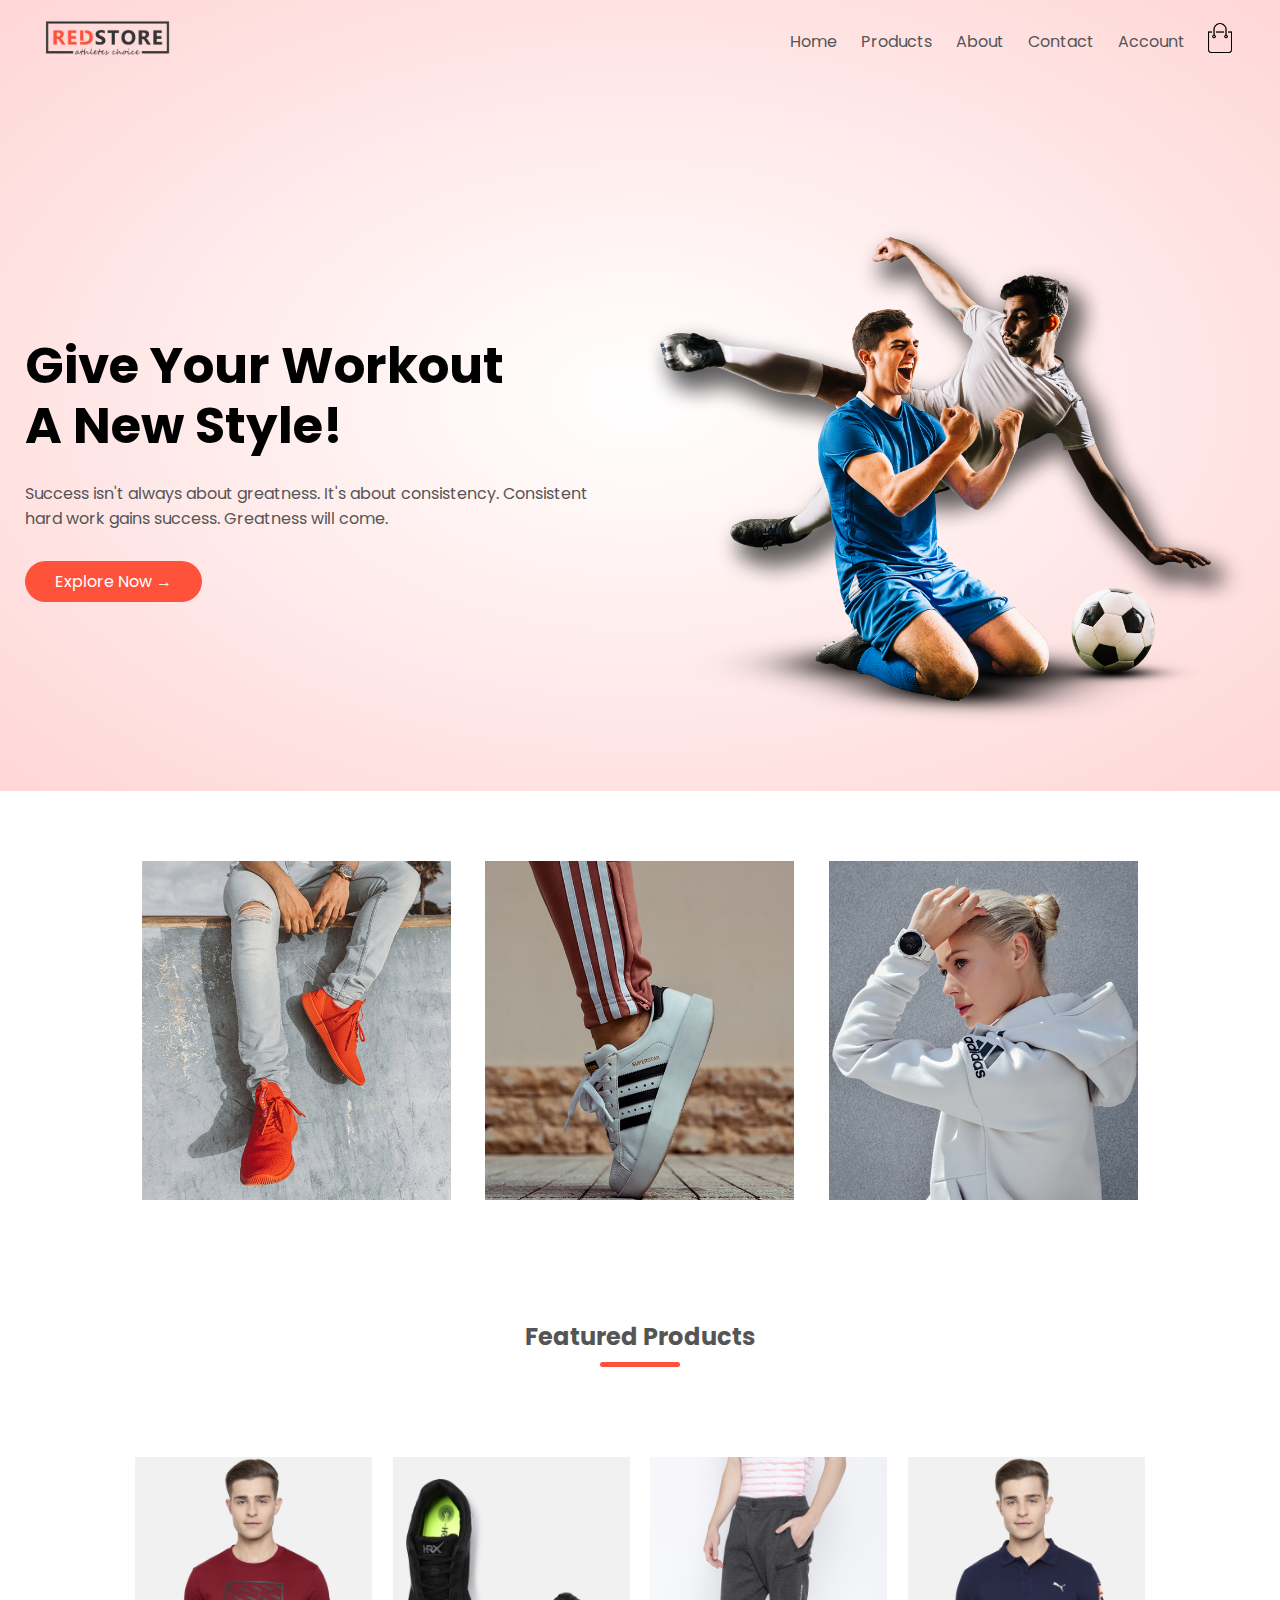
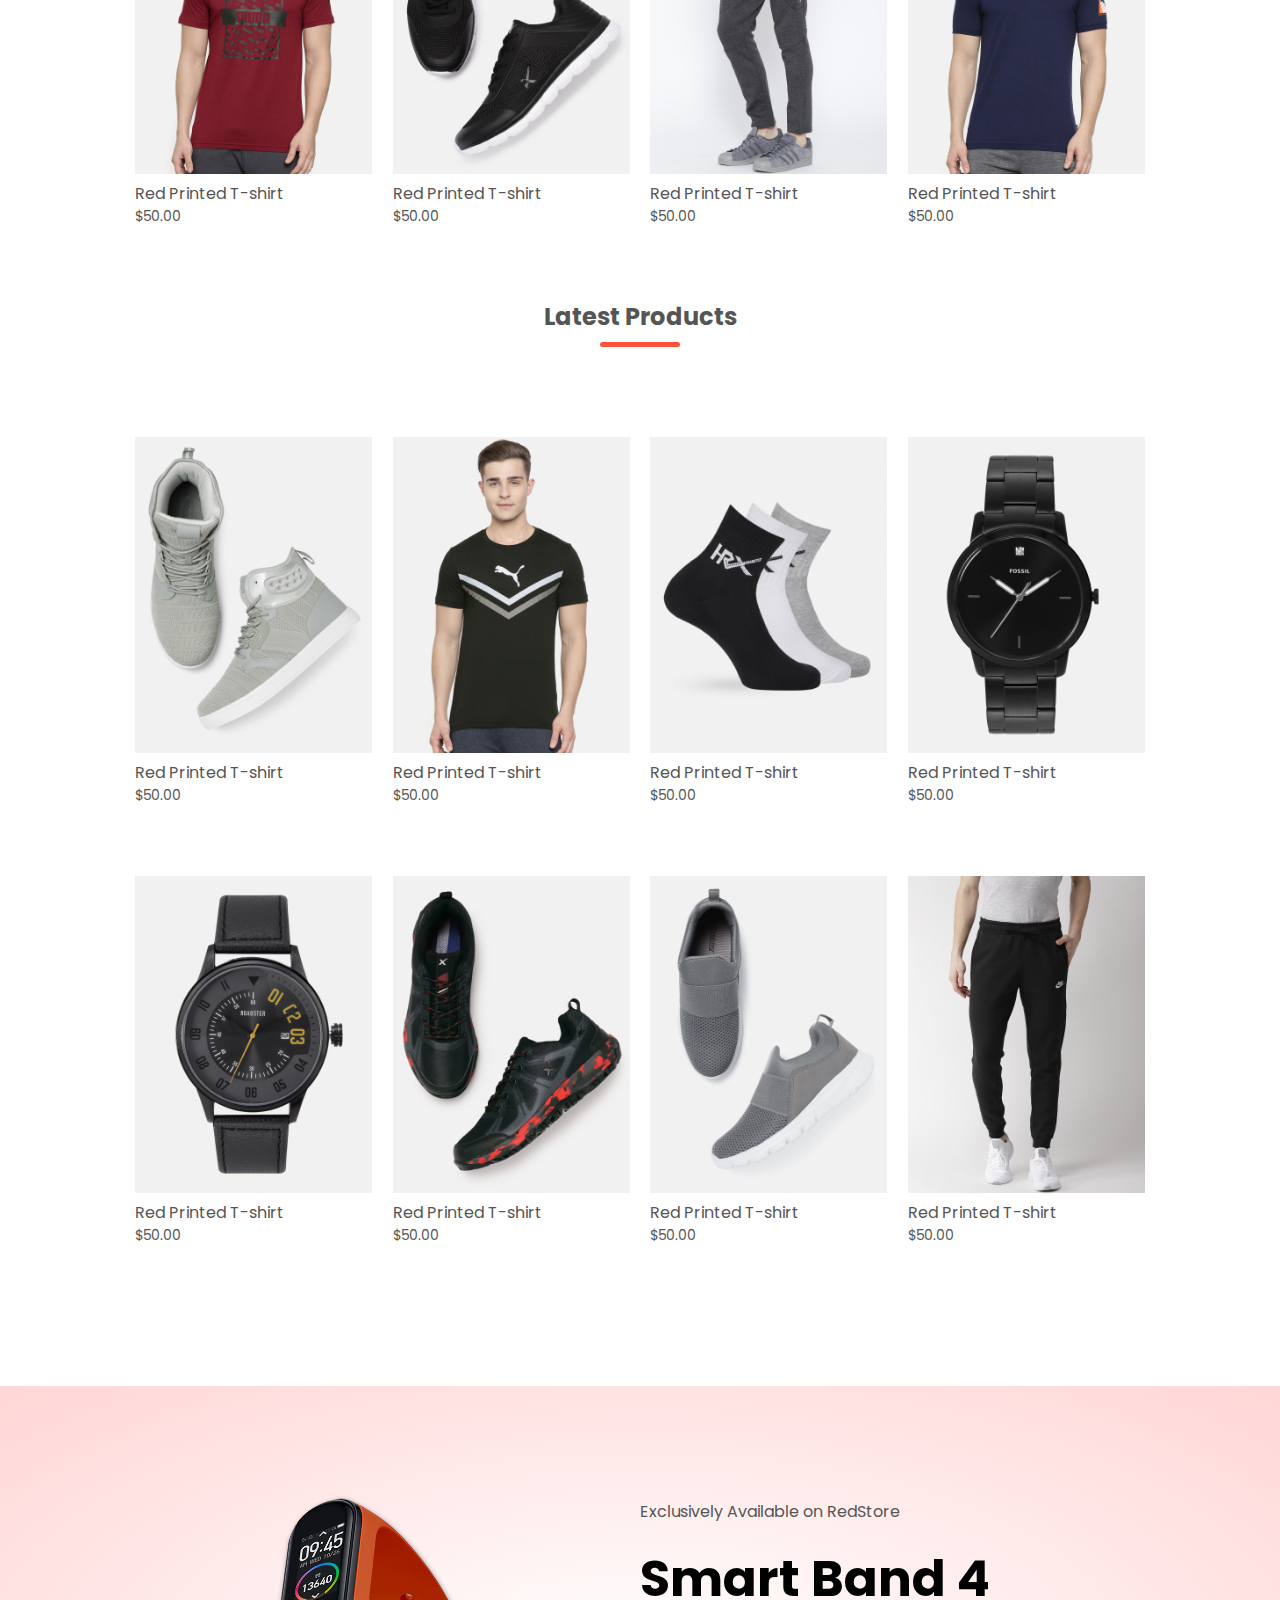
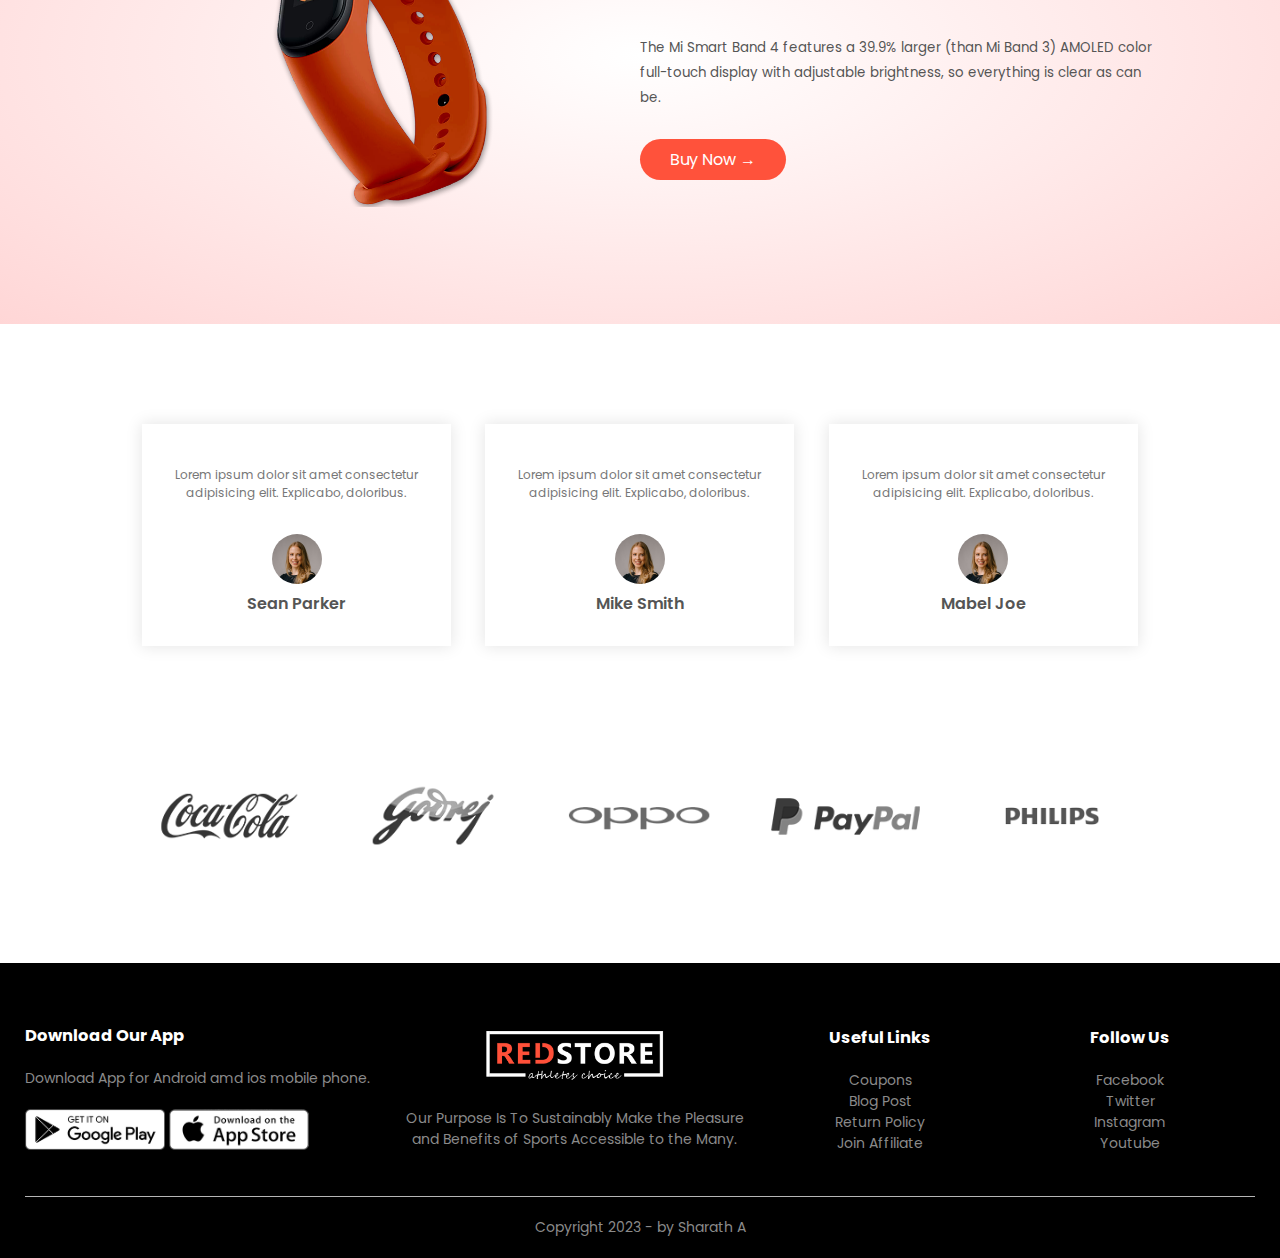
<file: index.html>
<!DOCTYPE html>
<html lang="en">
<head>
    <meta charset="UTF-8">
    <meta name="viewport" content="width=device-width, initial-scale=1.0">
    <title>RedStore | E-commerce</title>
    <!-- favicon -->
    <link rel="shortcut icon" href="./images/logo.png" type="image/x-icon">
    <!-- style.css -->
    <link rel="stylesheet" href="./css/style.css">
    <!-- google fonts -->
    <link rel="preconnect" href="https://fonts.googleapis.com">
    <link rel="preconnect" href="https://fonts.gstatic.com" crossorigin>
    <link href="https://fonts.googleapis.com/css2?family=Poppins:wght@300;400;500;600;700&display=swap" rel="stylesheet">
    <!-- font awesome -->
    <link rel="stylesheet" href="https://cdnjs.cloudflare.com/ajax/libs/font-awesome/6.4.2/css/all.min.css" integrity="sha512-z3gLpd7yknf1YoNbCzqRKc4qyor8gaKU1qmn+CShxbuBusANI9QpRohGBreCFkKxLhei6S9CQXFEbbKuqLg0DA==" crossorigin="anonymous" referrerpolicy="no-referrer" />
    <!-- responisve.css -->
    <link rel="stylesheet" href="./css/responsive.css">
</head>
<body>
    <section class="header">
   <div class="container">
    <div class="navbar">
        <div class="logo">
            <img src="./images/logo.png" alt="logo" width="125">
        </div>
        <nav>
            <ul id="menu">
                <li><a href="./index.html">Home</a></li>
                <li><a href="./products.html">Products</a></li>
                <li><a href="#">About</a></li>
                <li><a href="#">Contact</a></li>
                <li><a href="./account.html">Account</a></li>
            </ul>
        </nav>
        <a href="./cart.html"><img src="./images/cart.png" alt="cart" width="30px" height="30px"></a>
        <img src="./images/menu.png" alt="menu" class="menu-icon" onclick="myFunction()">
    </div>
    <div class="row">
        <div class="col-2">
            <div class="header-text">
                <h1>Give Your Workout<br>A New Style!</h1>
                <p>Success isn't always about greatness. It's about consistency. Consistent<br>hard work gains success. Greatness will come.</p>
                <a href="#" class="btn">Explore Now &#8594;</a>
            </div>
        </div>
        <div class="col-2">
            <div class="header-image">
                <img src="./images/image1.png" alt="sports-image">
            </div>
        </div>
    </div>
   </div>
</section>

<!-- featured categories -->
<section class="categories">
   <div class="small-container">
    <div class="row">
        <div class="col-3">
            <div class="categories-img">
                <img src="./images/category-1.jpg" alt="category-1">
            </div>
        </div>
        <div class="col-3">
            <div class="categories-img">
                <img src="./images/category-2.jpg" alt="category-1">
            </div>
        </div>
        <div class="col-3">
            <div class="categories-img">
                <img src="./images/category-3.jpg" alt="category-1">
            </div>
        </div>
    </div>
   </div>
</section>

<!-- featured products -->
<div class="small-container">
    <h2 class="title">Featured Products</h2>
    <div class="row">
        <div class="col-4">
            <div class="products-content">
                <a href="./productDetails.html"><img src="./images/product-1.jpg" alt="product-1"></a>
                <h4>Red Printed T-shirt</h4>
                <div class="rating">
                    <i class="fa-solid fa-star"></i>
                    <i class="fa-solid fa-star"></i>
                    <i class="fa-solid fa-star"></i>
                    <i class="fa-solid fa-star"></i>
                    <i class="fa-regular fa-star"></i>
                </div>
                <p>$50.00</p>
            </div>
        </div>
        <div class="col-4">
            <div class="products-content">
                <img src="./images/product-2.jpg" alt="product-1">
                <h4>Red Printed T-shirt</h4>
                <div class="rating">
                    <i class="fa-solid fa-star"></i>
                    <i class="fa-solid fa-star"></i>
                    <i class="fa-solid fa-star"></i>
                    <i class="fa-solid fa-star"></i>
                    <i class="fa-regular fa-star"></i>
                </div>
                <p>$50.00</p>
            </div>
        </div>
        <div class="col-4">
            <div class="products-content">
                <img src="./images/product-3.jpg" alt="product-1">
                <h4>Red Printed T-shirt</h4>
                <div class="rating">
                    <i class="fa-solid fa-star"></i>
                    <i class="fa-solid fa-star"></i>
                    <i class="fa-solid fa-star"></i>
                    <i class="fa-solid fa-star"></i>
                    <i class="fa-regular fa-star"></i>
                </div>
                <p>$50.00</p>
            </div>
        </div>
        <div class="col-4">
            <div class="products-content">
                <img src="./images/product-4.jpg" alt="product-1">
                <h4>Red Printed T-shirt</h4>
                <div class="rating">
                    <i class="fa-solid fa-star"></i>
                    <i class="fa-solid fa-star"></i>
                    <i class="fa-solid fa-star"></i>
                    <i class="fa-solid fa-star"></i>
                    <i class="fa-regular fa-star"></i>
                </div>
                <p>$50.00</p>
            </div>
        </div>
    </div>
    <h2 class="title">Latest Products</h2>
    <div class="row">
        <div class="col-4">
            <div class="products-content">
                <img src="./images/product-5.jpg" alt="product-1">
                <h4>Red Printed T-shirt</h4>
                <div class="rating">
                    <i class="fa-solid fa-star"></i>
                    <i class="fa-solid fa-star"></i>
                    <i class="fa-solid fa-star"></i>
                    <i class="fa-solid fa-star"></i>
                    <i class="fa-regular fa-star"></i>
                </div>
                <p>$50.00</p>
            </div>
        </div>
        <div class="col-4">
            <div class="products-content">
                <img src="./images/product-6.jpg" alt="product-1">
                <h4>Red Printed T-shirt</h4>
                <div class="rating">
                    <i class="fa-solid fa-star"></i>
                    <i class="fa-solid fa-star"></i>
                    <i class="fa-solid fa-star"></i>
                    <i class="fa-solid fa-star"></i>
                    <i class="fa-regular fa-star"></i>
                </div>
                <p>$50.00</p>
            </div>
        </div>
        <div class="col-4">
            <div class="products-content">
                <img src="./images/product-7.jpg" alt="product-1">
                <h4>Red Printed T-shirt</h4>
                <div class="rating">
                    <i class="fa-solid fa-star"></i>
                    <i class="fa-solid fa-star"></i>
                    <i class="fa-solid fa-star"></i>
                    <i class="fa-solid fa-star"></i>
                    <i class="fa-regular fa-star"></i>
                </div>
                <p>$50.00</p>
            </div>
        </div>
        <div class="col-4">
            <div class="products-content">
                <img src="./images/product-8.jpg" alt="product-1">
                <h4>Red Printed T-shirt</h4>
                <div class="rating">
                    <i class="fa-solid fa-star"></i>
                    <i class="fa-solid fa-star"></i>
                    <i class="fa-solid fa-star"></i>
                    <i class="fa-solid fa-star"></i>
                    <i class="fa-regular fa-star"></i>
                </div>
                <p>$50.00</p>
            </div>
        </div>
        <div class="col-4">
            <div class="products-content">
                <img src="./images/product-9.jpg" alt="product-1">
                <h4>Red Printed T-shirt</h4>
                <div class="rating">
                    <i class="fa-solid fa-star"></i>
                    <i class="fa-solid fa-star"></i>
                    <i class="fa-solid fa-star"></i>
                    <i class="fa-solid fa-star"></i>
                    <i class="fa-regular fa-star"></i>
                </div>
                <p>$50.00</p>
            </div>
        </div>
        <div class="col-4">
            <div class="products-content">
                <img src="./images/product-10.jpg" alt="product-1">
                <h4>Red Printed T-shirt</h4>
                <div class="rating">
                    <i class="fa-solid fa-star"></i>
                    <i class="fa-solid fa-star"></i>
                    <i class="fa-solid fa-star"></i>
                    <i class="fa-solid fa-star"></i>
                    <i class="fa-regular fa-star"></i>
                </div>
                <p>$50.00</p>
            </div>
        </div>
        <div class="col-4">
            <div class="products-content">
                <img src="./images/product-11.jpg" alt="product-1">
                <h4>Red Printed T-shirt</h4>
                <div class="rating">
                    <i class="fa-solid fa-star"></i>
                    <i class="fa-solid fa-star"></i>
                    <i class="fa-solid fa-star"></i>
                    <i class="fa-solid fa-star"></i>
                    <i class="fa-regular fa-star"></i>
                </div>
                <p>$50.00</p>
            </div>
        </div>
        <div class="col-4">
            <div class="products-content">
                <img src="./images/product-12.jpg" alt="product-1">
                <h4>Red Printed T-shirt</h4>
                <div class="rating">
                    <i class="fa-solid fa-star"></i>
                    <i class="fa-solid fa-star"></i>
                    <i class="fa-solid fa-star"></i>
                    <i class="fa-solid fa-star"></i>
                    <i class="fa-regular fa-star"></i>
                </div>
                <p>$50.00</p>
            </div>
        </div>
    </div>
</div>

<!-- offer -->
<section class="offer">
    <div class="small-container">
        <div class="row">
            <div class="col-2">
                <div class="offer-image">
                    <img src="./images/exclusive.png" alt="exclusive" class="offer-image">
                </div>
            </div>
            <div class="col-2">
                <div class="offer-content">
                    <p>Exclusively Available on RedStore</p>
                    <h1>Smart Band 4</h1>
                    <small>The Mi Smart Band 4 features a 39.9% larger (than Mi Band 3) AMOLED color full-touch display with adjustable brightness, so everything is clear as can be.</small><br>
                    <a href="./offers.html" class="btn">Buy Now &#8594;</a>
                </div>
            </div>
        </div>
    </div>
</section>

<!-- testimonial -->
<section class="testimonial">
    <div class="small-container">
        <div class="row">
           <div class="col-3">
            <div class="test-box">
                <i class="fa-solid fa-quote-left"></i>
                <p>Lorem ipsum dolor sit amet consectetur adipisicing elit. Explicabo, doloribus.</p>
                 <div class="rating">
                    <i class="fa-solid fa-star"></i>
                    <i class="fa-solid fa-star"></i>
                    <i class="fa-solid fa-star"></i>
                    <i class="fa-solid fa-star"></i>
                    <i class="fa-regular fa-star"></i>
                </div>
                <img src="./images/user-1.png" alt="user-1">
                <h3>Sean Parker</h3>
            </div>
           </div>
           <div class="col-3">
            <div class="test-box">
                <i class="fa-solid fa-quote-left"></i>
                <p>Lorem ipsum dolor sit amet consectetur adipisicing elit. Explicabo, doloribus.</p>
                <div class="rating">
                    <i class="fa-solid fa-star"></i>
                    <i class="fa-solid fa-star"></i>
                    <i class="fa-solid fa-star"></i>
                    <i class="fa-solid fa-star"></i>
                    <i class="fa-regular fa-star"></i>
                </div>
                <img src="./images/user-1.png" alt="user-1">
                <h3>Mike Smith</h3>
            </div>
           </div>
           <div class="col-3">
            <div class="test-box">
                <i class="fa-solid fa-quote-left"></i>
                <p>Lorem ipsum dolor sit amet consectetur adipisicing elit. Explicabo, doloribus.</p>
                <div class="rating">
                    <i class="fa-solid fa-star"></i>
                    <i class="fa-solid fa-star"></i>
                    <i class="fa-solid fa-star"></i>
                    <i class="fa-solid fa-star"></i>
                    <i class="fa-regular fa-star"></i>
                </div>
                <img src="./images/user-1.png" alt="user-1">
                <h3>Mabel Joe</h3>
            </div>
           </div>
        </div>
    </div>
</section>

<!-- brands -->
<section class="brands">
    <div class="small-container">
        <div class="row">
            <div class="col-5">
                <div class="brands-image">
                    <img src="./images/logo-coca-cola.png" alt="logo-coca-cola">
                </div>
            </div>
            <div class="col-5">
                <div class="brands-image">
                    <img src="./images/logo-godrej.png" alt="logo-coca-cola">
                </div>
            </div>
            <div class="col-5">
                <div class="brands-image">
                    <img src="./images/logo-oppo.png" alt="logo-coca-cola">
                </div>
            </div>
            <div class="col-5">
                <div class="brands-image">
                    <img src="./images/logo-paypal.png" alt="logo-coca-cola">
                </div>
            </div>
            <div class="col-5">
                <div class="brands-image">
                    <img src="./images/logo-philips.png" alt="logo-coca-cola">
                </div>
            </div>
        </div>
    </div>
</section>

<!-- footer -->
<section class="footer">
    <div class="container">
        <div class="row">
            <div class="footer-col-1">
                <div class="footer-content">
                    <h3>Download Our App</h3>
                    <p>Download App for Android amd ios mobile phone.</p>
                    <div class="app-logo">
                        <img src="./images/play-store.png" alt="play-store">
                        <img src="./images/app-store.png" alt="app-store">
                    </div>
                </div>
            </div>
            <div class="footer-col-2">
                <div class="footer-content-2">
                    <img src="./images/logo-white.png" alt="logo">
                    <p>Our Purpose Is To Sustainably Make the Pleasure and Benefits of Sports Accessible to the Many.</p>
                </div>
            </div>
            <div class="footer-col-3">
                <div class="footer-content-3">
                    <h3>Useful Links</h3>
                    <ul>
                        <li>Coupons</li>
                        <li>Blog Post</li>
                        <li>Return Policy</li>
                        <li>Join Affiliate</li>
                    </ul>
                </div>
            </div>
            <div class="footer-col-4">
                <div class="footer-content-4">
                    <h3>Follow Us</h3>
                    <ul>
                        <li>Facebook</li>
                        <li>Twitter</li>
                        <li>Instagram</li>
                        <li>Youtube</li>
                    </ul>
                </div>
            </div>
        </div>
        <hr>
        <p class="copy">Copyright 2023 - by Sharath A</p>
    </div>
</section>
<script src="./js/script.js"></script>

</body>
</html>
</file>
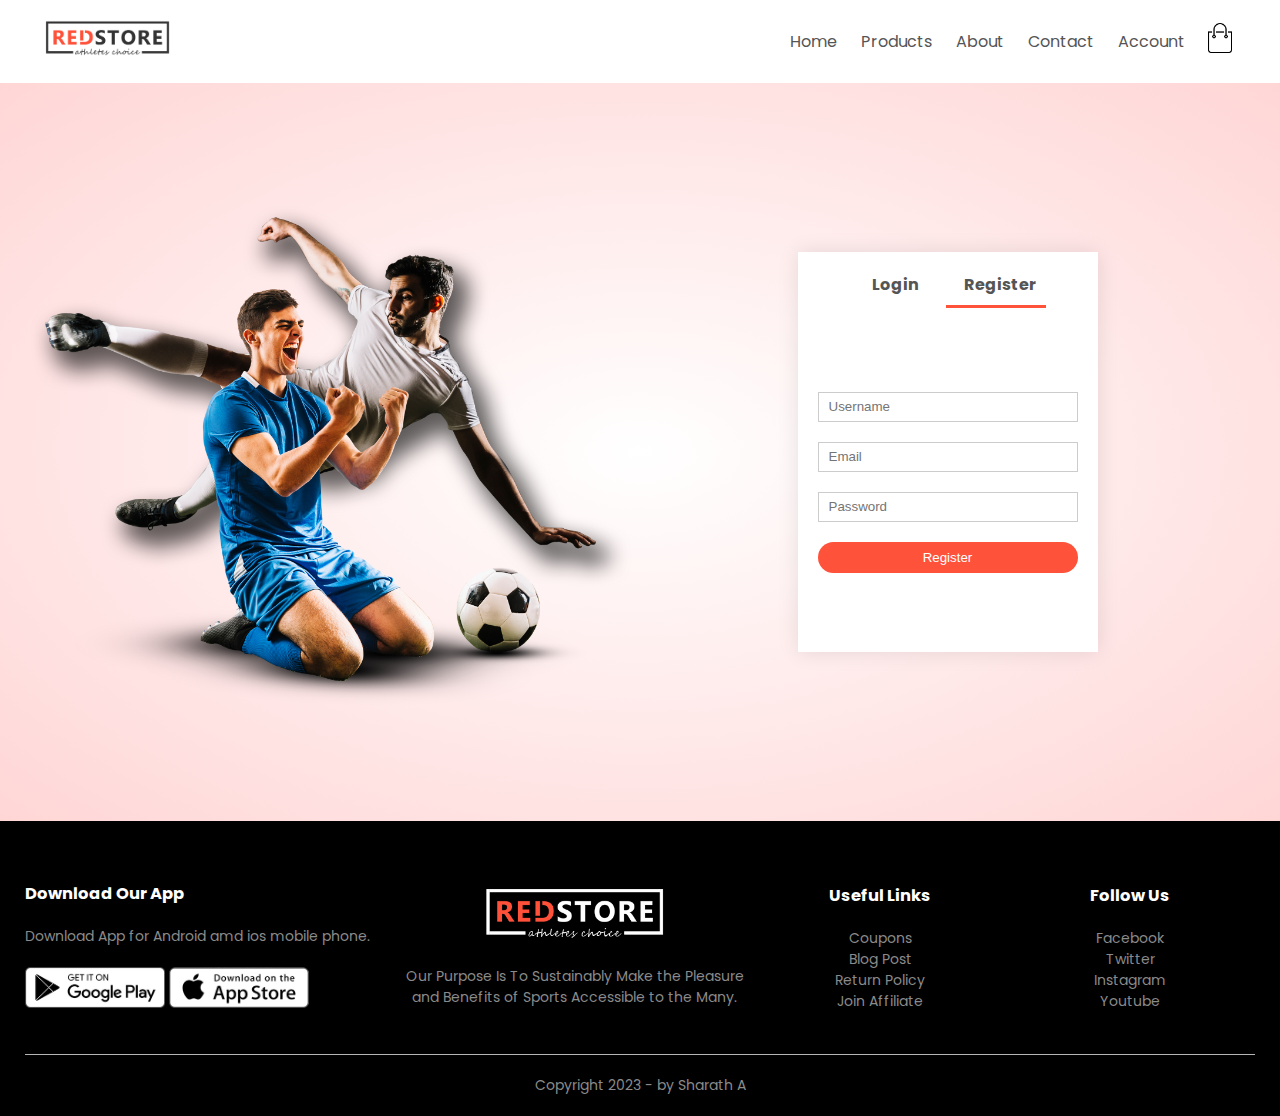
<file: account.html>
<!DOCTYPE html>
<html lang="en">
<head>
    <meta charset="UTF-8">
    <meta name="viewport" content="width=device-width, initial-scale=1.0">
    <title>All products RedStore | E-commerce</title>
    <!-- favicon -->
    <link rel="shortcut icon" href="./images/logo.png" type="image/x-icon">
    <!-- style.css -->
    <link rel="stylesheet" href="./css/style.css">
    <!-- google fonts -->
    <link rel="preconnect" href="https://fonts.googleapis.com">
    <link rel="preconnect" href="https://fonts.gstatic.com" crossorigin>
    <link href="https://fonts.googleapis.com/css2?family=Poppins:wght@300;400;500;600;700&display=swap" rel="stylesheet">
    <!-- font awesome -->
    <link rel="stylesheet" href="https://cdnjs.cloudflare.com/ajax/libs/font-awesome/6.4.2/css/all.min.css" integrity="sha512-z3gLpd7yknf1YoNbCzqRKc4qyor8gaKU1qmn+CShxbuBusANI9QpRohGBreCFkKxLhei6S9CQXFEbbKuqLg0DA==" crossorigin="anonymous" referrerpolicy="no-referrer" />
    <!-- responisve.css -->
    <link rel="stylesheet" href="./css/responsive.css">
</head>
<body>
   <div class="container">
    <div class="navbar">
        <div class="logo">
            <img src="./images/logo.png" alt="logo" width="125">
        </div>
        <nav>
            <ul id="menu">
                <li><a href="./index.html">Home</a></li>
                <li><a href="./products.html">Products</a></li>
                <li><a href="#">About</a></li>
                <li><a href="#">Contact</a></li>
                <li><a href="#">Account</a></li>
            </ul>
        </nav>
        <a href="./cart.html"><img src="./images/cart.png" alt="cart" width="30px" height="30px"></a>
        <img src="./images/menu.png" alt="menu" class="menu-icon" onclick="myFunction()">
    </div>
</div>

<!-- account-page -->
<div class="account-page">
    <div class="container">
        <div class="row">
            <div class="col-2">
                <img src="./images/image1.png" alt="image1" width="100%">
            </div>

            <div class="col-2">
                <div class="form-container">
                    <div class="form-btn">
                        <span onclick="login()">Login</span>
                        <span onclick="register()">Register</span>
                        <hr id="indicator">
                    </div>

                    <form id="LoginForm">
                        <input type="text" placeholder="Username">
                        <input type="password" placeholder="Password">
                        <button type="submit" class="btn">Login</button>
                        <a href="">Forgot Password</a>
                    </form>

                    <form id="RegForm">
                        <input type="text" placeholder="Username">
                        <input type="email" placeholder="Email">
                        <input type="password" placeholder="Password">
                        <button type="submit" class="btn">Register</button>
                    </form>
                </div>
            </div>
        </div>
    </div>
</div>

<!-- footer -->
<section class="footer">
    <div class="container">
        <div class="row">
            <div class="footer-col-1">
                <div class="footer-content">
                    <h3>Download Our App</h3>
                    <p>Download App for Android amd ios mobile phone.</p>
                    <div class="app-logo">
                        <img src="./images/play-store.png" alt="play-store">
                        <img src="./images/app-store.png" alt="app-store">
                    </div>
                </div>
            </div>
            <div class="footer-col-2">
                <div class="footer-content-2">
                    <img src="./images/logo-white.png" alt="logo">
                    <p>Our Purpose Is To Sustainably Make the Pleasure and Benefits of Sports Accessible to the Many.</p>
                </div>
            </div>
            <div class="footer-col-3">
                <div class="footer-content-3">
                    <h3>Useful Links</h3>
                    <ul>
                        <li>Coupons</li>
                        <li>Blog Post</li>
                        <li>Return Policy</li>
                        <li>Join Affiliate</li>
                    </ul>
                </div>
            </div>
            <div class="footer-col-4">
                <div class="footer-content-4">
                    <h3>Follow Us</h3>
                    <ul>
                        <li>Facebook</li>
                        <li>Twitter</li>
                        <li>Instagram</li>
                        <li>Youtube</li>
                    </ul>
                </div>
            </div>
        </div>
        <hr>
        <p class="copy">Copyright 2023 - by Sharath A</p>
    </div>
</section>
<script src="./js/script.js"></script>

<script>
     var LoginForm = document.getElementById("LoginForm");
var RegForm = document.getElementById("RegForm");
var indicator = document.getElementById("indicator");

function register() {
    RegForm.style.transform = "translateX(0px)";
    LoginForm.style.transform = "translateX(0px)";
    indicator.style.transform = "translateX(100px)";
}
function login() {
    RegForm.style.transform = "translateX(300px)";
    LoginForm.style.transform = "translateX(300px)";
    indicator.style.transform = "translateX(0px)";
}
</script>

</body>
</html>
</file>
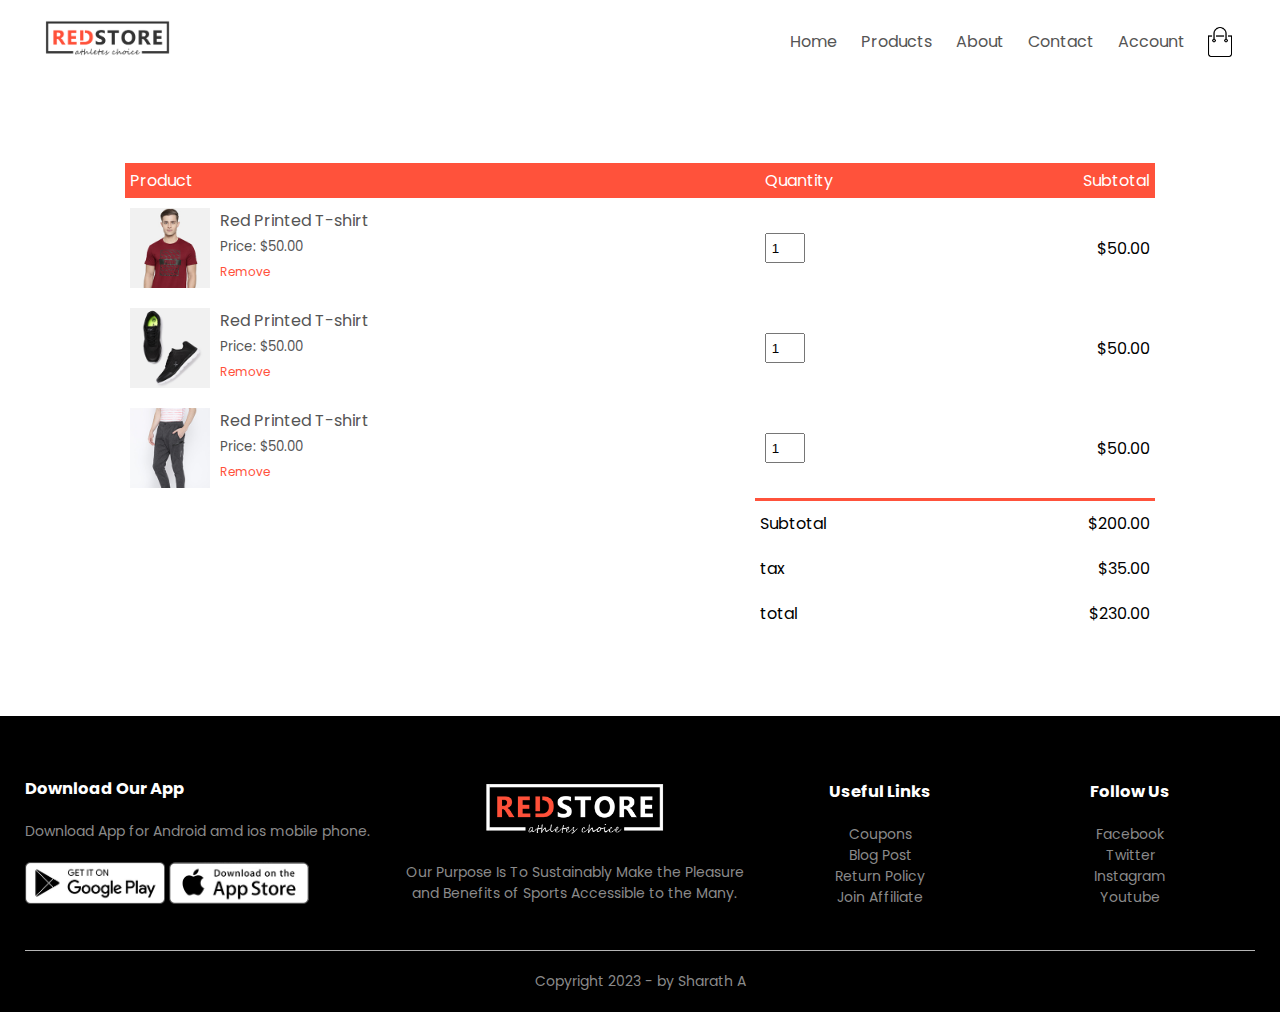
<file: cart.html>
<!DOCTYPE html>
<html lang="en">
<head>
    <meta charset="UTF-8">
    <meta name="viewport" content="width=device-width, initial-scale=1.0">
    <title>All products RedStore | E-commerce</title>
    <!-- favicon -->
    <link rel="shortcut icon" href="./images/logo.png" type="image/x-icon">
    <!-- style.css -->
    <link rel="stylesheet" href="./css/style.css">
    <!-- google fonts -->
    <link rel="preconnect" href="https://fonts.googleapis.com">
    <link rel="preconnect" href="https://fonts.gstatic.com" crossorigin>
    <link href="https://fonts.googleapis.com/css2?family=Poppins:wght@300;400;500;600;700&display=swap" rel="stylesheet">
    <!-- font awesome -->
    <link rel="stylesheet" href="https://cdnjs.cloudflare.com/ajax/libs/font-awesome/6.4.2/css/all.min.css" integrity="sha512-z3gLpd7yknf1YoNbCzqRKc4qyor8gaKU1qmn+CShxbuBusANI9QpRohGBreCFkKxLhei6S9CQXFEbbKuqLg0DA==" crossorigin="anonymous" referrerpolicy="no-referrer" />
    <!-- responisve.css -->
    <link rel="stylesheet" href="./css/responsive.css">
</head>
<body>
   <div class="container">
    <div class="navbar">
        <div class="logo">
            <img src="./images/logo.png" alt="logo" width="125">
        </div>
        <nav>
            <ul id="menu">
                <li><a href="./index.html">Home</a></li>
                <li><a href="./products.html">Products</a></li>
                <li><a href="#">About</a></li>
                <li><a href="#">Contact</a></li>
                <li><a href="./account.html">Account</a></li>
            </ul>
        </nav>
        <img src="./images/cart.png" alt="cart" width="30px" height="30px">
        <img src="./images/menu.png" alt="menu" class="menu-icon" onclick="myFunction()">
    </div>
</div>

<!-- cart item details -->
<div class="small-container cart-page">

    <table>
        <tr>
            <th>Product</th>
            <th>Quantity</th>
            <th>Subtotal</th>
        </tr>
        <tr>
            <td>
                <div class="cart-info">
                    <img src="./images/buy-1.jpg" alt="buy-1">
                    <div>
                        <p>Red Printed T-shirt</p>
                        <small>Price: $50.00</small>
                        <br>
                        <a href="">Remove</a>
                    </div>
                </div>
            </td>
            <td><input type="number" value="1"></td>
            <td>$50.00</td>
        </tr>
        <tr>
            <td>
                <div class="cart-info">
                    <img src="./images/buy-2.jpg" alt="buy-1">
                    <div>
                        <p>Red Printed T-shirt</p>
                        <small>Price: $50.00</small>
                        <br>
                        <a href="">Remove</a>
                    </div>
                </div>
            </td>
            <td><input type="number" value="1"></td>
            <td>$50.00</td>
        </tr>
        <tr>
            <td>
                <div class="cart-info">
                    <img src="./images/buy-3.jpg" alt="buy-1">
                    <div>
                        <p>Red Printed T-shirt</p>
                        <small>Price: $50.00</small>
                        <br>
                        <a href="">Remove</a>
                    </div>
                </div>
            </td>
            <td><input type="number" value="1"></td>
            <td>$50.00</td>
        </tr>
    </table>

    <div class="total-price">

        <table>
            <tr>
                <td>Subtotal</td>
                <td>$200.00</td>
            </tr>
            <tr>
                <td>tax</td>
                <td>$35.00</td>
            </tr>
            <tr>
                <td>total</td>
                <td>$230.00</td>
            </tr>
        </table>
    </div>
</div>

<!-- footer -->
<section class="footer">
    <div class="container">
        <div class="row">
            <div class="footer-col-1">
                <div class="footer-content">
                    <h3>Download Our App</h3>
                    <p>Download App for Android amd ios mobile phone.</p>
                    <div class="app-logo">
                        <img src="./images/play-store.png" alt="play-store">
                        <img src="./images/app-store.png" alt="app-store">
                    </div>
                </div>
            </div>
            <div class="footer-col-2">
                <div class="footer-content-2">
                    <img src="./images/logo-white.png" alt="logo">
                    <p>Our Purpose Is To Sustainably Make the Pleasure and Benefits of Sports Accessible to the Many.</p>
                </div>
            </div>
            <div class="footer-col-3">
                <div class="footer-content-3">
                    <h3>Useful Links</h3>
                    <ul>
                        <li>Coupons</li>
                        <li>Blog Post</li>
                        <li>Return Policy</li>
                        <li>Join Affiliate</li>
                    </ul>
                </div>
            </div>
            <div class="footer-col-4">
                <div class="footer-content-4">
                    <h3>Follow Us</h3>
                    <ul>
                        <li>Facebook</li>
                        <li>Twitter</li>
                        <li>Instagram</li>
                        <li>Youtube</li>
                    </ul>
                </div>
            </div>
        </div>
        <hr>
        <p class="copy">Copyright 2023 - by Sharath A</p>
    </div>
</section>
<script src="./js/script.js"></script>

</body>
</html>
</file>
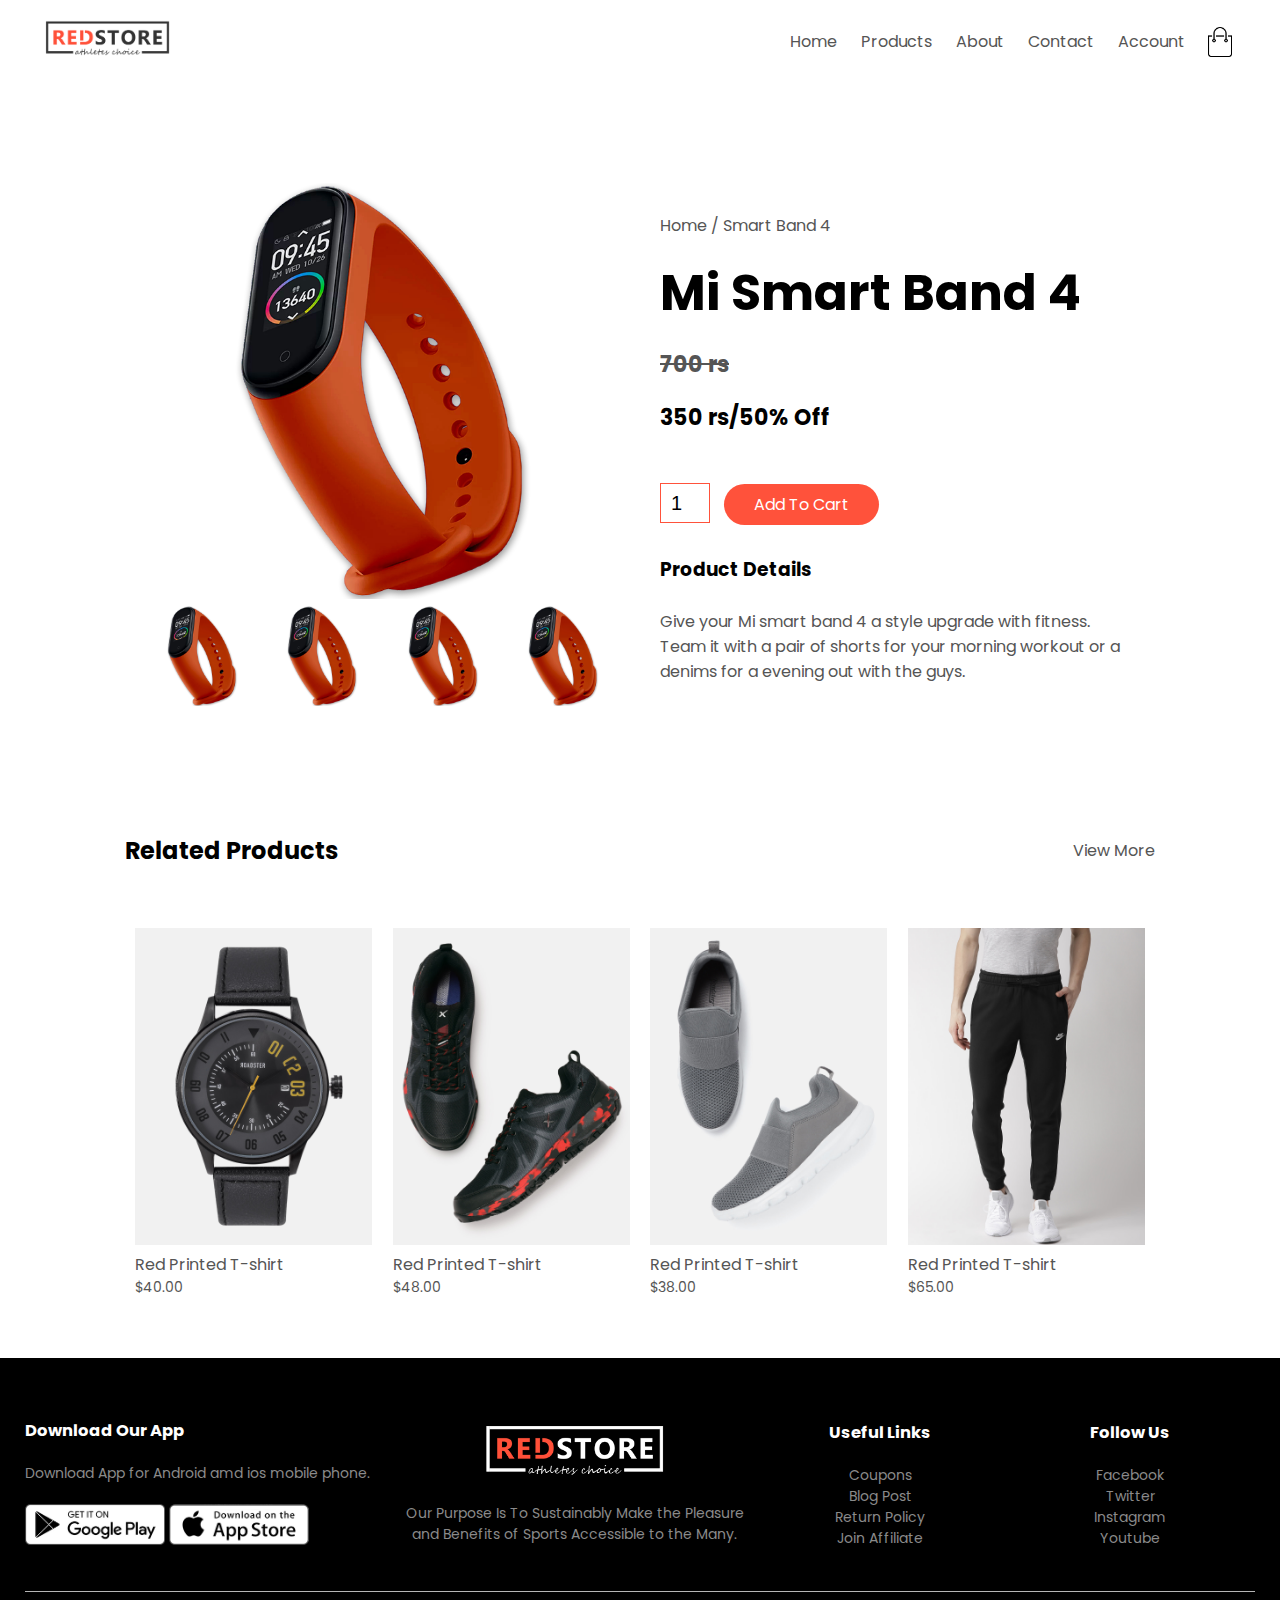
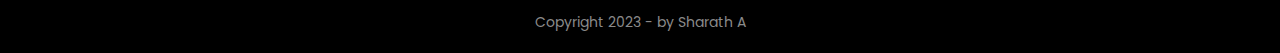
<file: offers.html>
<!DOCTYPE html>
<html lang="en">
<head>
    <meta charset="UTF-8">
    <meta name="viewport" content="width=device-width, initial-scale=1.0">
    <title>All products RedStore | E-commerce</title>
    <!-- favicon -->
    <link rel="shortcut icon" href="./images/logo.png" type="image/x-icon">
    <!-- style.css -->
    <link rel="stylesheet" href="./css/style.css">
    <!-- google fonts -->
    <link rel="preconnect" href="https://fonts.googleapis.com">
    <link rel="preconnect" href="https://fonts.gstatic.com" crossorigin>
    <link href="https://fonts.googleapis.com/css2?family=Poppins:wght@300;400;500;600;700&display=swap" rel="stylesheet">
    <!-- font awesome -->
    <link rel="stylesheet" href="https://cdnjs.cloudflare.com/ajax/libs/font-awesome/6.4.2/css/all.min.css" integrity="sha512-z3gLpd7yknf1YoNbCzqRKc4qyor8gaKU1qmn+CShxbuBusANI9QpRohGBreCFkKxLhei6S9CQXFEbbKuqLg0DA==" crossorigin="anonymous" referrerpolicy="no-referrer" />
    <!-- responisve.css -->
    <link rel="stylesheet" href="./css/responsive.css">
</head>
<body>
   <div class="container">
    <div class="navbar">
        <div class="logo">
            <img src="./images/logo.png" alt="logo" width="125">
        </div>
        <nav>
            <ul id="menu">
                <li><a href="./index.html">Home</a></li>
                <li><a href="./products.html">Products</a></li>
                <li><a href="#">About</a></li>
                <li><a href="#">Contact</a></li>
                <li><a href="./account.html">Account</a></li>
            </ul>
        </nav>
        <img src="./images/cart.png" alt="cart" width="30px" height="30px">
        <img src="./images/menu.png" alt="menu" class="menu-icon" onclick="myFunction()">
    </div>
</div>

<!-- single product details -->

<div class="small-container single-product">
    <div class="row">
        <div class="col-2">
            <img src="./images/exclusive.png" alt="gallery-1" width="100%" id="productImg">

            <div class="small-img-row">
                <div class="small-img-col">
                    <img src="./images/exclusive.png" alt="gallery-1" width="100%" class="small-img">
                </div>
                <div class="small-img-col">
                    <img src="./images/exclusive.png" alt="gallery-1" width="100%" class="small-img">
                </div>
                <div class="small-img-col">
                    <img src="./images/exclusive.png" alt="gallery-1" width="100%" class="small-img">
                </div>
                <div class="small-img-col">
                    <img src="./images/exclusive.png" alt="gallery-1" width="100%" class="small-img">
                </div>
            </div>
        </div>
        <div class="col-2 detail-offer">
            <p>Home / Smart Band 4</p>
            <h1>Mi Smart Band 4</h1>
            <h4>700 rs</h4>
            <h4 class="d">350 rs/50% Off</h4>
            <input type="number" value="1">
            <a href="#" class="btn">Add To Cart</a>

            <h3>Product Details <i class="fa-solid fa-indent"></i></h3>
            <br>
            <p>Give your Mi smart band 4 a style upgrade with fitness. Team it with a pair of shorts for your morning workout or a denims for a evening out with the guys.</p>
        </div>
    </div>
</div>

<!-- title -->
<div class="small-container">
    <div class="row row-2">
        <h2>Related Products</h2>
        <p>View More</p>
    </div>
</div>

<div class="small-container">
    <div class="row">
        <div class="col-4">
            <div class="products-content">
                <img src="./images/product-9.jpg" alt="product-1">
                <h4>Red Printed T-shirt</h4>
                <div class="rating">
                    <i class="fa-solid fa-star"></i>
                    <i class="fa-solid fa-star"></i>
                    <i class="fa-solid fa-star"></i>
                    <i class="fa-solid fa-star"></i>
                    <i class="fa-regular fa-star"></i>
                </div>
                <p>$40.00</p>
            </div>
        </div>
        <div class="col-4">
            <div class="products-content">
                <img src="./images/product-10.jpg" alt="product-1">
                <h4>Red Printed T-shirt</h4>
                <div class="rating">
                    <i class="fa-solid fa-star"></i>
                    <i class="fa-solid fa-star"></i>
                    <i class="fa-solid fa-star"></i>
                    <i class="fa-solid fa-star"></i>
                    <i class="fa-regular fa-star"></i>
                </div>
                <p>$48.00</p>
            </div>
        </div>
        <div class="col-4">
            <div class="products-content">
                <img src="./images/product-11.jpg" alt="product-1">
                <h4>Red Printed T-shirt</h4>
                <div class="rating">
                    <i class="fa-solid fa-star"></i>
                    <i class="fa-solid fa-star"></i>
                    <i class="fa-solid fa-star"></i>
                    <i class="fa-solid fa-star"></i>
                    <i class="fa-regular fa-star"></i>
                </div>
                <p>$38.00</p>
            </div>
        </div>
        <div class="col-4">
            <div class="products-content">
                <img src="./images/product-12.jpg" alt="product-1">
                <h4>Red Printed T-shirt</h4>
                <div class="rating">
                    <i class="fa-solid fa-star"></i>
                    <i class="fa-solid fa-star"></i>
                    <i class="fa-solid fa-star"></i>
                    <i class="fa-solid fa-star"></i>
                    <i class="fa-regular fa-star"></i>
                </div>
                <p>$65.00</p>
            </div>
        </div>
    </div>
</div>

<!-- footer -->
<section class="footer">
    <div class="container">
        <div class="row">
            <div class="footer-col-1">
                <div class="footer-content">
                    <h3>Download Our App</h3>
                    <p>Download App for Android amd ios mobile phone.</p>
                    <div class="app-logo">
                        <img src="./images/play-store.png" alt="play-store">
                        <img src="./images/app-store.png" alt="app-store">
                    </div>
                </div>
            </div>
            <div class="footer-col-2">
                <div class="footer-content-2">
                    <img src="./images/logo-white.png" alt="logo">
                    <p>Our Purpose Is To Sustainably Make the Pleasure and Benefits of Sports Accessible to the Many.</p>
                </div>
            </div>
            <div class="footer-col-3">
                <div class="footer-content-3">
                    <h3>Useful Links</h3>
                    <ul>
                        <li>Coupons</li>
                        <li>Blog Post</li>
                        <li>Return Policy</li>
                        <li>Join Affiliate</li>
                    </ul>
                </div>
            </div>
            <div class="footer-col-4">
                <div class="footer-content-4">
                    <h3>Follow Us</h3>
                    <ul>
                        <li>Facebook</li>
                        <li>Twitter</li>
                        <li>Instagram</li>
                        <li>Youtube</li>
                    </ul>
                </div>
            </div>
        </div>
        <hr>
        <p class="copy">Copyright 2023 - by Sharath A</p>
    </div>
</section>
<script src="./js/script.js"></script>

</body>
</html>
</file>
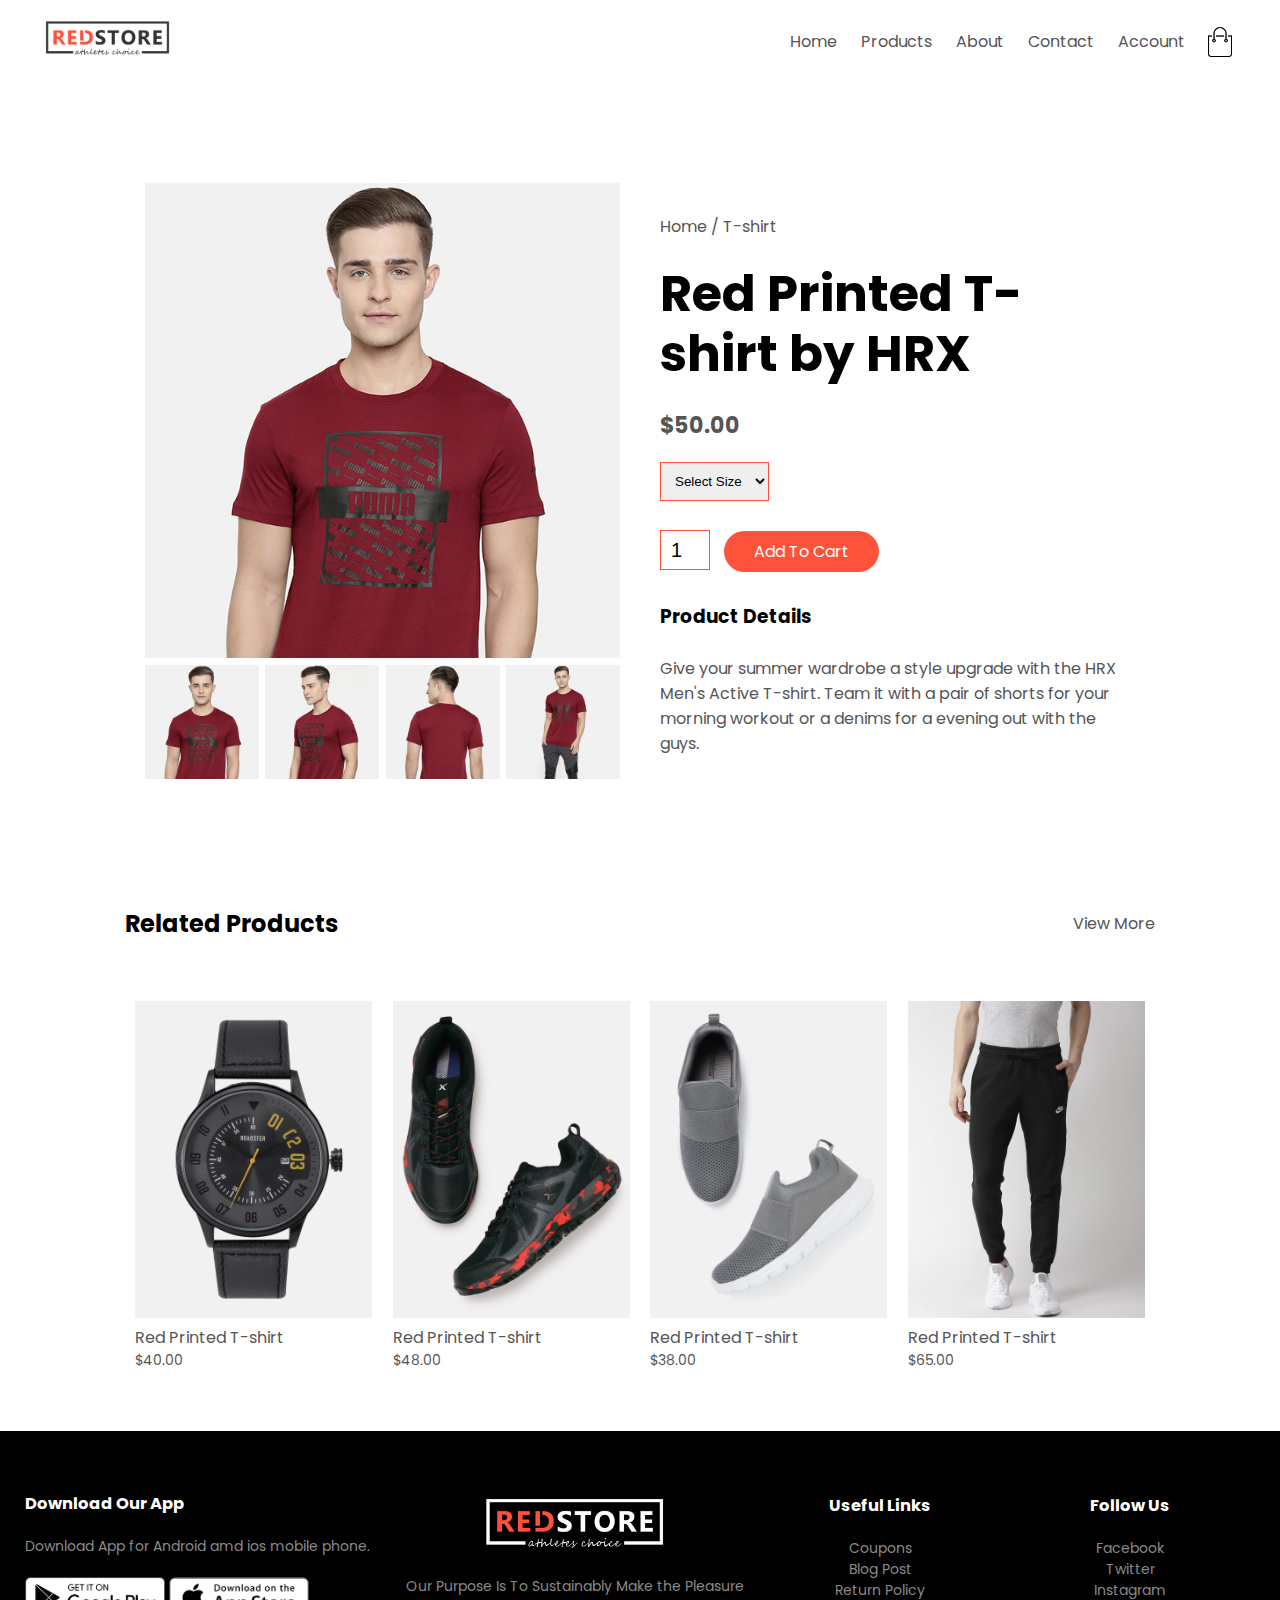
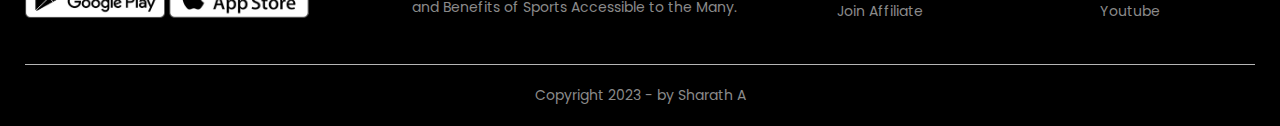
<file: productDetails.html>
<!DOCTYPE html>
<html lang="en">
<head>
    <meta charset="UTF-8">
    <meta name="viewport" content="width=device-width, initial-scale=1.0">
    <title>All products RedStore | E-commerce</title>
    <!-- favicon -->
    <link rel="shortcut icon" href="./images/logo.png" type="image/x-icon">
    <!-- style.css -->
    <link rel="stylesheet" href="./css/style.css">
    <!-- google fonts -->
    <link rel="preconnect" href="https://fonts.googleapis.com">
    <link rel="preconnect" href="https://fonts.gstatic.com" crossorigin>
    <link href="https://fonts.googleapis.com/css2?family=Poppins:wght@300;400;500;600;700&display=swap" rel="stylesheet">
    <!-- font awesome -->
    <link rel="stylesheet" href="https://cdnjs.cloudflare.com/ajax/libs/font-awesome/6.4.2/css/all.min.css" integrity="sha512-z3gLpd7yknf1YoNbCzqRKc4qyor8gaKU1qmn+CShxbuBusANI9QpRohGBreCFkKxLhei6S9CQXFEbbKuqLg0DA==" crossorigin="anonymous" referrerpolicy="no-referrer" />
    <!-- responisve.css -->
    <link rel="stylesheet" href="./css/responsive.css">
</head>
<body>
   <div class="container">
    <div class="navbar">
        <div class="logo">
            <img src="./images/logo.png" alt="logo" width="125">
        </div>
        <nav>
            <ul id="menu">
                <li><a href="./index.html">Home</a></li>
                <li><a href="./products.html">Products</a></li>
                <li><a href="#">About</a></li>
                <li><a href="#">Contact</a></li>
                <li><a href="./account.html">Account</a></li>
            </ul>
        </nav>
        <img src="./images/cart.png" alt="cart" width="30px" height="30px">
        <img src="./images/menu.png" alt="menu" class="menu-icon" onclick="myFunction()">
    </div>
</div>

<!-- single product details -->

<div class="small-container single-product">
    <div class="row">
        <div class="col-2">
            <img src="./images/gallery-1.jpg" alt="gallery-1" width="100%" id="productImg">

            <div class="small-img-row">
                <div class="small-img-col">
                    <img src="./images/gallery-1.jpg" alt="gallery-1" width="100%" class="small-img">
                </div>
                <div class="small-img-col">
                    <img src="./images/gallery-2.jpg" alt="gallery-1" width="100%" class="small-img">
                </div>
                <div class="small-img-col">
                    <img src="./images/gallery-3.jpg" alt="gallery-1" width="100%" class="small-img">
                </div>
                <div class="small-img-col">
                    <img src="./images/gallery-4.jpg" alt="gallery-1" width="100%" class="small-img">
                </div>
            </div>
        </div>
        <div class="col-2">
            <p>Home / T-shirt</p>
            <h1>Red Printed T-shirt by HRX</h1>
            <h4>$50.00</h4>
            <select>
                <option>Select Size</option>
                <option>XXL</option>
                <option>XL</option>
                <option>Large</option>
                <option>Medium</option>
                <option>Small</option>
            </select>
            <input type="number" value="1">
            <a href="./cart.html" class="btn">Add To Cart</a>

            <h3>Product Details <i class="fa-solid fa-indent"></i></h3>
            <br>
            <p>Give your summer wardrobe a style upgrade with the HRX Men's Active T-shirt. Team it with a pair of shorts for your morning workout or a denims for a evening out with the guys.</p>
        </div>
    </div>
</div>

<!-- title -->
<div class="small-container">
    <div class="row row-2">
        <h2>Related Products</h2>
        <p>View More</p>
    </div>
</div>

<div class="small-container">
    <div class="row">
        <div class="col-4">
            <div class="products-content">
                <img src="./images/product-9.jpg" alt="product-1">
                <h4>Red Printed T-shirt</h4>
                <div class="rating">
                    <i class="fa-solid fa-star"></i>
                    <i class="fa-solid fa-star"></i>
                    <i class="fa-solid fa-star"></i>
                    <i class="fa-solid fa-star"></i>
                    <i class="fa-regular fa-star"></i>
                </div>
                <p>$40.00</p>
            </div>
        </div>
        <div class="col-4">
            <div class="products-content">
                <img src="./images/product-10.jpg" alt="product-1">
                <h4>Red Printed T-shirt</h4>
                <div class="rating">
                    <i class="fa-solid fa-star"></i>
                    <i class="fa-solid fa-star"></i>
                    <i class="fa-solid fa-star"></i>
                    <i class="fa-solid fa-star"></i>
                    <i class="fa-regular fa-star"></i>
                </div>
                <p>$48.00</p>
            </div>
        </div>
        <div class="col-4">
            <div class="products-content">
                <img src="./images/product-11.jpg" alt="product-1">
                <h4>Red Printed T-shirt</h4>
                <div class="rating">
                    <i class="fa-solid fa-star"></i>
                    <i class="fa-solid fa-star"></i>
                    <i class="fa-solid fa-star"></i>
                    <i class="fa-solid fa-star"></i>
                    <i class="fa-regular fa-star"></i>
                </div>
                <p>$38.00</p>
            </div>
        </div>
        <div class="col-4">
            <div class="products-content">
                <img src="./images/product-12.jpg" alt="product-1">
                <h4>Red Printed T-shirt</h4>
                <div class="rating">
                    <i class="fa-solid fa-star"></i>
                    <i class="fa-solid fa-star"></i>
                    <i class="fa-solid fa-star"></i>
                    <i class="fa-solid fa-star"></i>
                    <i class="fa-regular fa-star"></i>
                </div>
                <p>$65.00</p>
            </div>
        </div>
    </div>
</div>

<!-- footer -->
<section class="footer">
    <div class="container">
        <div class="row">
            <div class="footer-col-1">
                <div class="footer-content">
                    <h3>Download Our App</h3>
                    <p>Download App for Android amd ios mobile phone.</p>
                    <div class="app-logo">
                        <img src="./images/play-store.png" alt="play-store">
                        <img src="./images/app-store.png" alt="app-store">
                    </div>
                </div>
            </div>
            <div class="footer-col-2">
                <div class="footer-content-2">
                    <img src="./images/logo-white.png" alt="logo">
                    <p>Our Purpose Is To Sustainably Make the Pleasure and Benefits of Sports Accessible to the Many.</p>
                </div>
            </div>
            <div class="footer-col-3">
                <div class="footer-content-3">
                    <h3>Useful Links</h3>
                    <ul>
                        <li>Coupons</li>
                        <li>Blog Post</li>
                        <li>Return Policy</li>
                        <li>Join Affiliate</li>
                    </ul>
                </div>
            </div>
            <div class="footer-col-4">
                <div class="footer-content-4">
                    <h3>Follow Us</h3>
                    <ul>
                        <li>Facebook</li>
                        <li>Twitter</li>
                        <li>Instagram</li>
                        <li>Youtube</li>
                    </ul>
                </div>
            </div>
        </div>
        <hr>
        <p class="copy">Copyright 2023 - by Sharath A</p>
    </div>
</section>
<script src="./js/script.js"></script>

</body>
</html>
</file>
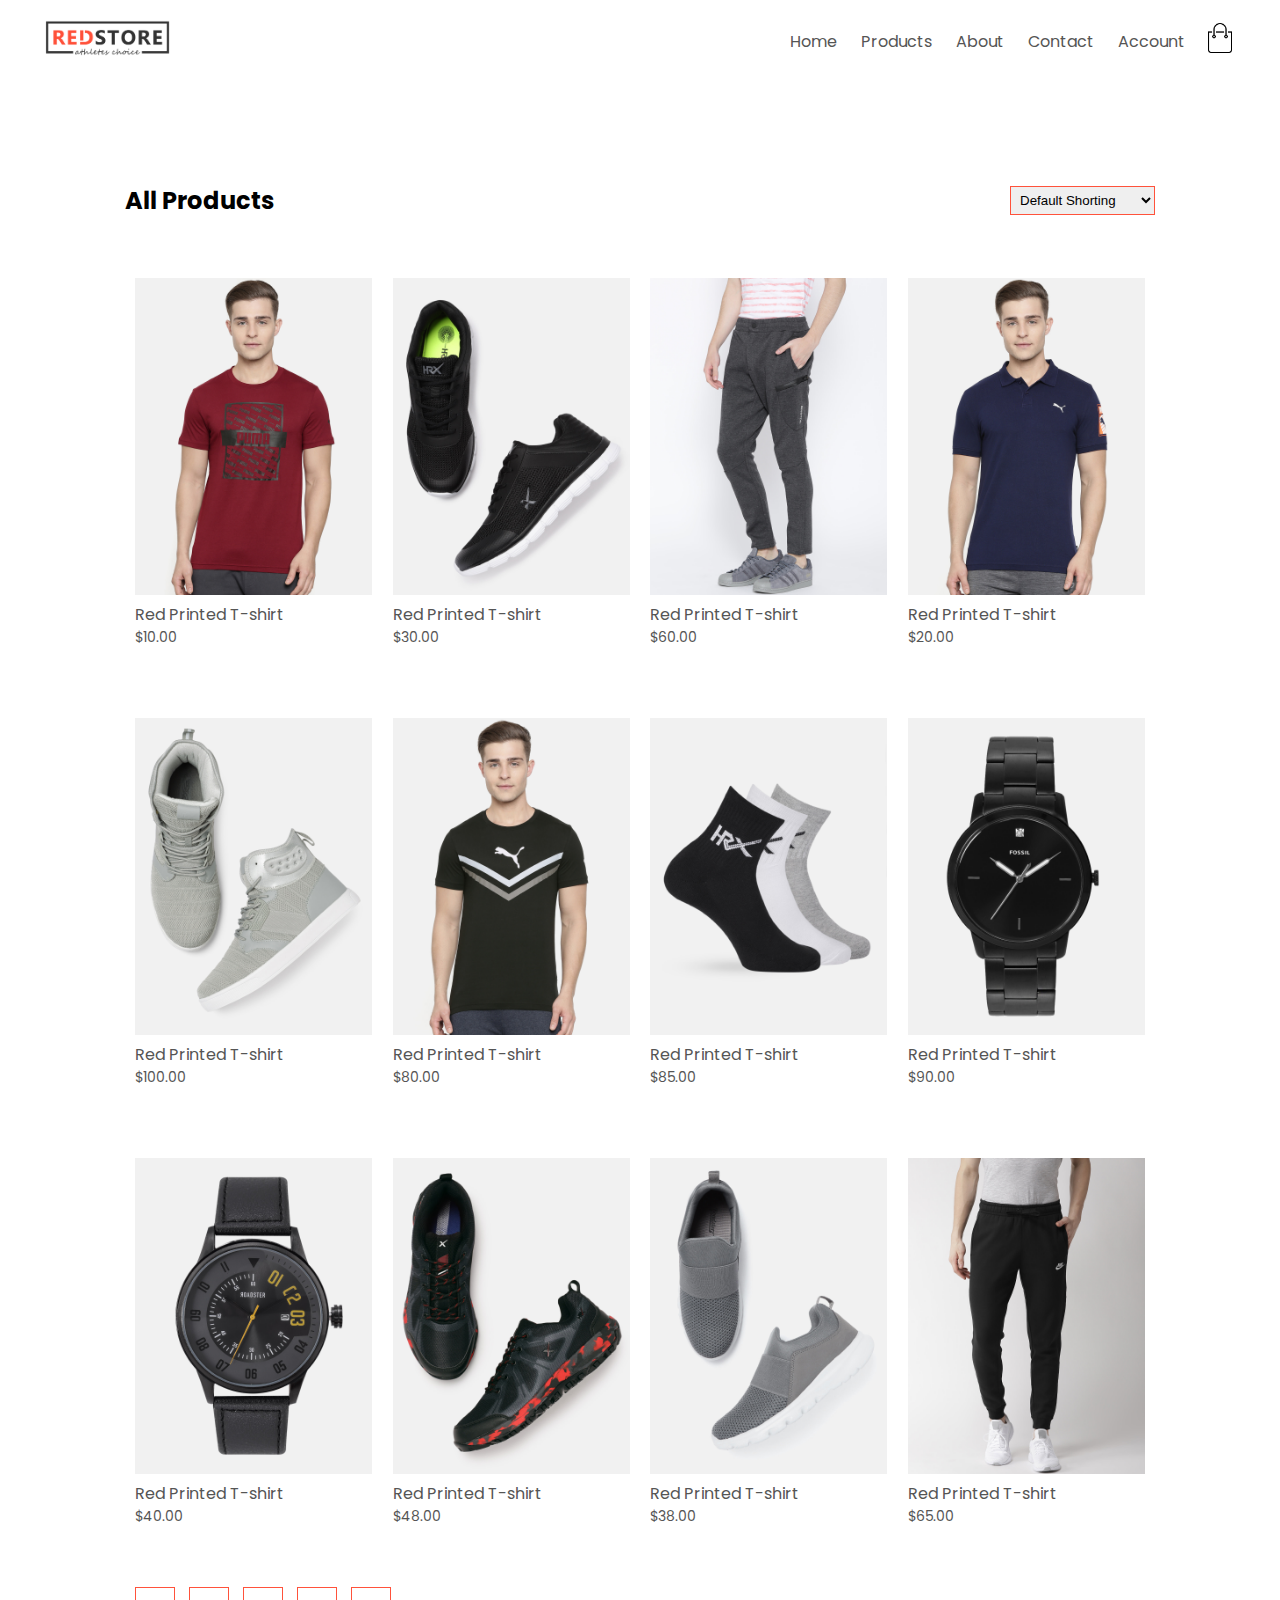
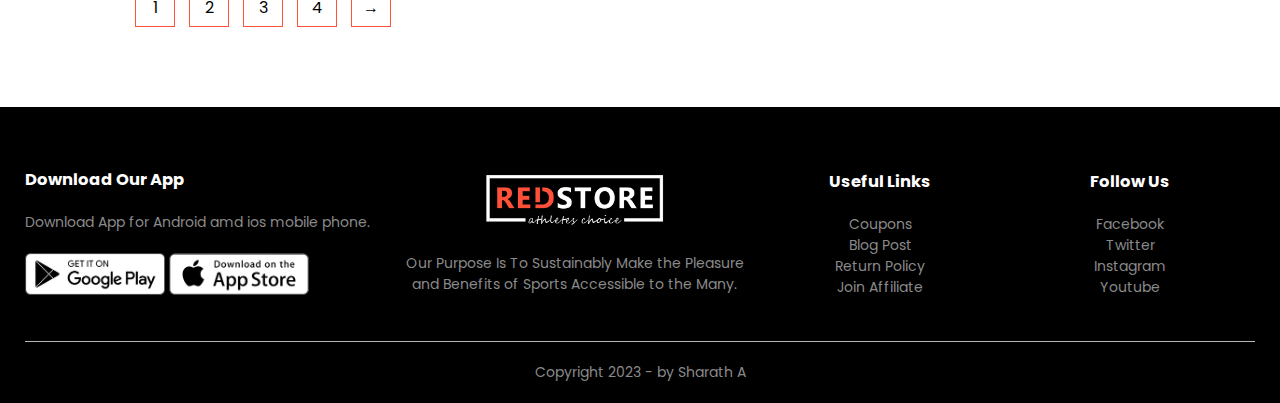
<file: products.html>
<!DOCTYPE html>
<html lang="en">
<head>
    <meta charset="UTF-8">
    <meta name="viewport" content="width=device-width, initial-scale=1.0">
    <title>All products RedStore | E-commerce</title>
    <!-- favicon -->
    <link rel="shortcut icon" href="./images/logo.png" type="image/x-icon">
    <!-- style.css -->
    <link rel="stylesheet" href="./css/style.css">
    <!-- google fonts -->
    <link rel="preconnect" href="https://fonts.googleapis.com">
    <link rel="preconnect" href="https://fonts.gstatic.com" crossorigin>
    <link href="https://fonts.googleapis.com/css2?family=Poppins:wght@300;400;500;600;700&display=swap" rel="stylesheet">
    <!-- font awesome -->
    <link rel="stylesheet" href="https://cdnjs.cloudflare.com/ajax/libs/font-awesome/6.4.2/css/all.min.css" integrity="sha512-z3gLpd7yknf1YoNbCzqRKc4qyor8gaKU1qmn+CShxbuBusANI9QpRohGBreCFkKxLhei6S9CQXFEbbKuqLg0DA==" crossorigin="anonymous" referrerpolicy="no-referrer" />
    <!-- responisve.css -->
    <link rel="stylesheet" href="./css/responsive.css">
</head>
<body>
   <div class="container">
    <div class="navbar">
        <div class="logo">
            <img src="./images/logo.png" alt="logo" width="125">
        </div>
        <nav>
            <ul id="menu">
                <li><a href="./index.html">Home</a></li>
                <li><a href="./products.html">Products</a></li>
                <li><a href="#">About</a></li>
                <li><a href="#">Contact</a></li>
                <li><a href="./account.html">Account</a></li>
            </ul>
        </nav>
        <a href="./cart.html"><img src="./images/cart.png" alt="cart" width="30px" height="30px"></a>
        <img src="./images/menu.png" alt="menu" class="menu-icon" onclick="myFunction()">
    </div>
</div>

<div class="small-container">

    <div class="row row-2">
        <h2>All Products</h2>
        <select>
            <option>Default Shorting</option>
            <option>Short by Price</option>
            <option>Short by Popularity</option>
            <option>Short by Rating</option>
            <option>Short by Sale</option>
        </select>
    </div>
    <div class="row">
        <div class="col-4">
            <div class="products-content">
                <a href="./productDetails.html"><img src="./images/product-1.jpg" alt="product-1"></a>
                <h4>Red Printed T-shirt</h4>
                <div class="rating">
                    <i class="fa-solid fa-star"></i>
                    <i class="fa-solid fa-star"></i>
                    <i class="fa-solid fa-star"></i>
                    <i class="fa-solid fa-star"></i>
                    <i class="fa-regular fa-star"></i>
                </div>
                <p>$10.00</p>
            </div>
        </div>
        <div class="col-4">
            <div class="products-content">
                <img src="./images/product-2.jpg" alt="product-1">
                <h4>Red Printed T-shirt</h4>
                <div class="rating">
                    <i class="fa-solid fa-star"></i>
                    <i class="fa-solid fa-star"></i>
                    <i class="fa-solid fa-star"></i>
                    <i class="fa-solid fa-star"></i>
                    <i class="fa-regular fa-star"></i>
                </div>
                <p>$30.00</p>
            </div>
        </div>
        <div class="col-4">
            <div class="products-content">
                <img src="./images/product-3.jpg" alt="product-1">
                <h4>Red Printed T-shirt</h4>
                <div class="rating">
                    <i class="fa-solid fa-star"></i>
                    <i class="fa-solid fa-star"></i>
                    <i class="fa-solid fa-star"></i>
                    <i class="fa-solid fa-star"></i>
                    <i class="fa-regular fa-star"></i>
                </div>
                <p>$60.00</p>
            </div>
        </div>
        <div class="col-4">
            <div class="products-content">
                <img src="./images/product-4.jpg" alt="product-1">
                <h4>Red Printed T-shirt</h4>
                <div class="rating">
                    <i class="fa-solid fa-star"></i>
                    <i class="fa-solid fa-star"></i>
                    <i class="fa-solid fa-star"></i>
                    <i class="fa-solid fa-star"></i>
                    <i class="fa-regular fa-star"></i>
                </div>
                <p>$20.00</p>
            </div>
        </div>
    </div>
    <div class="row">
        <div class="col-4">
            <div class="products-content">
                <img src="./images/product-5.jpg" alt="product-1">
                <h4>Red Printed T-shirt</h4>
                <div class="rating">
                    <i class="fa-solid fa-star"></i>
                    <i class="fa-solid fa-star"></i>
                    <i class="fa-solid fa-star"></i>
                    <i class="fa-solid fa-star"></i>
                    <i class="fa-regular fa-star"></i>
                </div>
                <p>$100.00</p>
            </div>
        </div>
        <div class="col-4">
            <div class="products-content">
                <img src="./images/product-6.jpg" alt="product-1">
                <h4>Red Printed T-shirt</h4>
                <div class="rating">
                    <i class="fa-solid fa-star"></i>
                    <i class="fa-solid fa-star"></i>
                    <i class="fa-solid fa-star"></i>
                    <i class="fa-solid fa-star"></i>
                    <i class="fa-regular fa-star"></i>
                </div>
                <p>$80.00</p>
            </div>
        </div>
        <div class="col-4">
            <div class="products-content">
                <img src="./images/product-7.jpg" alt="product-1">
                <h4>Red Printed T-shirt</h4>
                <div class="rating">
                    <i class="fa-solid fa-star"></i>
                    <i class="fa-solid fa-star"></i>
                    <i class="fa-solid fa-star"></i>
                    <i class="fa-solid fa-star"></i>
                    <i class="fa-regular fa-star"></i>
                </div>
                <p>$85.00</p>
            </div>
        </div>
        <div class="col-4">
            <div class="products-content">
                <img src="./images/product-8.jpg" alt="product-1">
                <h4>Red Printed T-shirt</h4>
                <div class="rating">
                    <i class="fa-solid fa-star"></i>
                    <i class="fa-solid fa-star"></i>
                    <i class="fa-solid fa-star"></i>
                    <i class="fa-solid fa-star"></i>
                    <i class="fa-regular fa-star"></i>
                </div>
                <p>$90.00</p>
            </div>
        </div>
        <div class="col-4">
            <div class="products-content">
                <img src="./images/product-9.jpg" alt="product-1">
                <h4>Red Printed T-shirt</h4>
                <div class="rating">
                    <i class="fa-solid fa-star"></i>
                    <i class="fa-solid fa-star"></i>
                    <i class="fa-solid fa-star"></i>
                    <i class="fa-solid fa-star"></i>
                    <i class="fa-regular fa-star"></i>
                </div>
                <p>$40.00</p>
            </div>
        </div>
        <div class="col-4">
            <div class="products-content">
                <img src="./images/product-10.jpg" alt="product-1">
                <h4>Red Printed T-shirt</h4>
                <div class="rating">
                    <i class="fa-solid fa-star"></i>
                    <i class="fa-solid fa-star"></i>
                    <i class="fa-solid fa-star"></i>
                    <i class="fa-solid fa-star"></i>
                    <i class="fa-regular fa-star"></i>
                </div>
                <p>$48.00</p>
            </div>
        </div>
        <div class="col-4">
            <div class="products-content">
                <img src="./images/product-11.jpg" alt="product-1">
                <h4>Red Printed T-shirt</h4>
                <div class="rating">
                    <i class="fa-solid fa-star"></i>
                    <i class="fa-solid fa-star"></i>
                    <i class="fa-solid fa-star"></i>
                    <i class="fa-solid fa-star"></i>
                    <i class="fa-regular fa-star"></i>
                </div>
                <p>$38.00</p>
            </div>
        </div>
        <div class="col-4">
            <div class="products-content">
                <img src="./images/product-12.jpg" alt="product-1">
                <h4>Red Printed T-shirt</h4>
                <div class="rating">
                    <i class="fa-solid fa-star"></i>
                    <i class="fa-solid fa-star"></i>
                    <i class="fa-solid fa-star"></i>
                    <i class="fa-solid fa-star"></i>
                    <i class="fa-regular fa-star"></i>
                </div>
                <p>$65.00</p>
            </div>
        </div>
    </div>
    <div class="page-btn">
        <span>1</span>
        <span>2</span>
        <span>3</span>
        <span>4</span>
        <span>&#8594;</span>
    </div>
</div>

<!-- footer -->
<section class="footer">
    <div class="container">
        <div class="row">
            <div class="footer-col-1">
                <div class="footer-content">
                    <h3>Download Our App</h3>
                    <p>Download App for Android amd ios mobile phone.</p>
                    <div class="app-logo">
                        <img src="./images/play-store.png" alt="play-store">
                        <img src="./images/app-store.png" alt="app-store">
                    </div>
                </div>
            </div>
            <div class="footer-col-2">
                <div class="footer-content-2">
                    <img src="./images/logo-white.png" alt="logo">
                    <p>Our Purpose Is To Sustainably Make the Pleasure and Benefits of Sports Accessible to the Many.</p>
                </div>
            </div>
            <div class="footer-col-3">
                <div class="footer-content-3">
                    <h3>Useful Links</h3>
                    <ul>
                        <li>Coupons</li>
                        <li>Blog Post</li>
                        <li>Return Policy</li>
                        <li>Join Affiliate</li>
                    </ul>
                </div>
            </div>
            <div class="footer-col-4">
                <div class="footer-content-4">
                    <h3>Follow Us</h3>
                    <ul>
                        <li>Facebook</li>
                        <li>Twitter</li>
                        <li>Instagram</li>
                        <li>Youtube</li>
                    </ul>
                </div>
            </div>
        </div>
        <hr>
        <p class="copy">Copyright 2023 - by Sharath A</p>
    </div>
</section>
<script src="./js/script.js"></script>

</body>
</html>
</file>
<file: css/style.css>
* {
    margin: 0;
    padding: 0;
    box-sizing: border-box;
}
body {
    font-family: 'Poppins', sans-serif;
}
.navbar {
    display: flex;
    align-items: center;
    padding: 20px;
}
nav {
    flex: 1;
    text-align: right;
}
nav ul {
    display: inline-block;
    list-style-type: none;
}
nav ul li {
    display: inline-block;
    margin-right: 20px;
}
a {
    text-decoration: none;
    color: #555;
}
p {
    color: #555;
}
.container {
    max-width: 1300px;
    margin: auto;
    padding-left: 25px;
    padding-right: 25px;
}
.row {
    display: flex;
    align-items: center;
    flex-wrap: wrap;
    justify-content: space-around;
}
.col-2 {
    flex-basis: 50%;
    min-width: 300px;
}
.col-2 img {
    max-width: 100%;
    padding: 50px 0;
}
.col-2 h1 {
    font-size: 50px;
    line-height: 60px;
    margin: 25px 0;
}
.btn {
    display: inline-block;
    background-color: #ff523b;
    color: #fff;
    padding: 8px 30px;
    margin: 30px 0;
    border-radius: 30px;
    transition: background-color 0.5s;
}
.btn:hover {
    background-color: #563434;
}
.header {
    background: radial-gradient(#fff,#ffd6d6);
}
.header .row {
    margin-top: 70px;
}
/* featured categories */
.categories {
    margin: 70px 0;
}
.col-3 {
    flex-basis: 30%;
    min-width: 250px;
    margin-bottom: 30px;
}
.col-3 img {
    max-width: 100%;
}
.small-container {
    max-width: 1080px;
    margin: auto;
    padding-left: 25px;
    padding-right: 25px;
}
/* featured products */
.col-4 {
    flex-basis: 25%;
    padding: 10px;
    min-width: 200px;
    margin-bottom: 50px;
    transition: transform 0.5s;
    cursor: pointer;
}
.col-4 img {
    max-width: 100%;
}
.title {
    text-align: center;
    margin: 0 auto 80px;
    position: relative;
    line-height: 60px;
    color: #555;
}
.title::after {
    content: "";
    background-color: #ff523b;
    width: 80px;
    height: 5px;
    position: absolute;
    border-radius: 5px;
    bottom: 0;
    left: 50%;
    transform: translateX(-50%);
}
h4 {
    color: #555;
    font-weight: normal;
}
.col-4 p {
    font-size: 14px;
}
.rating .fa-solid, .fa-regular {
    color: #ff523b;
}
.col-4:hover {
    transform: translateY(-5px);
}
/* offer */
.offer {
    background: radial-gradient(#fff,#ffd6d6);
    margin-top: 80px;
    padding: 30px 0;
}
.col-2 .offer-image {
    padding: 40px;
}
small {
    color: #555;
}
/* testimonial */
.testimonial {
    padding-top: 100px;
}
.testimonial .col-3 {
    margin-bottom: 30px;
    cursor: pointer;
    transition: transform 0.5s;
}
.test-box {
    box-shadow: 0 0 15px 1px rgba(0,0,0,0.1);
    text-align: center;
    padding: 30px;
}
.testimonial .col-3 img {
    width: 50px;
    margin-top: 20px;
    border-radius: 50%;
}
.testimonial .col-3:hover {
    transform: translateY(-10px);
}
.fa-quote-left {
    font-size: 34px;
    color: #ff523b;
}
.testimonial .col-3 p {
    font-size: 12px;
    margin: 12px 0;
    color: #777;
}
.testimonial .col-3 h3 {
    font-weight: 600;
    color: #555;
    font-size: 16px;
}
/* brands */
.brands {
    margin: 100px auto;
}
.col-5 {
    width: 160px;
}
.col-5 img {
    max-width: 100%;
    cursor: pointer;
    filter: grayscale(100%);
}
.col-5 img:hover {
    filter: grayscale(0);
}
/* footer */
.footer {
    background-color: #000;
    color: #8a8a8a;
    font-size: 14px;
    padding: 60px 0 20px;
}
.footer p {
    color: #8a8a8a;
}
.footer h3 {
    color: #fff;
    margin-bottom: 20px;
}
.footer-col-1, .footer-col-2, .footer-col-3, .footer-col-4 {
    min-width: 250px;
    margin-bottom: 20px;
}
.footer-col-1 {
    flex-basis: 30%;
}
.footer-col-2 {
    flex: 1;
    text-align: center;
}
.footer-col-2 img {
    width: 180px;
    margin-bottom: 20px;
}
.footer-col-3, .footer-col-4 {
    flex-basis: 12%;
    text-align: center;
}
ul {
    list-style-type: none;
}
.app-logo {
    margin-top: 20px;
}
.app-logo img {
    width: 140px;
}
.footer hr {
    border: none;
    background-color: #b5b5b5;
    height: 1px;
    margin: 20px 0;
}
.copy {
    text-align: center;
}
.menu-icon {
    width: 28px;
    margin-left: 20px;
    display: none;
}

/* all products page */
.row-2 {
    justify-content: space-between;
    margin: 100px auto 50px;
}
select {
    border: 1px solid #ff523b;
    padding: 5px;
}
select:focus {
    outline: none;
}
.page-btn {
    margin: 0 auto 80px;
}
.page-btn span {
    display: inline-block;
    border: 1px solid #ff523b;
    margin-left: 10px;
    width: 40px;
    height: 40px;
    text-align: center;
    line-height: 40px;
    cursor: pointer;
}
.page-btn span:hover {
    background-color: #ff523b;
    color: #fff;
}

/* single product details */
.single-product {
    margin-top: 80px;
}
.single-product .col-2 img {
    padding: 0;
}
.single-product .col-2 {
    padding: 20px;
}
.single-product h4 {
    margin: 20px 0;
    font-size: 22px;
    font-weight: bold;
}
.single-product select {
    display: block;
    padding: 10px;
    margin-top: 20px;
}
.single-product input {
    width: 50px;
    height: 40px;
    padding-left: 10px;
    font-size: 20px;
    margin-right: 10px;
    border: 1px solid #ff523b;
}
input:focus {
    outline: none;
}
.single-product .fa-indent {
    color: #ff523b;
    margin-left: 10px;
}
.small-img-row {
    display: flex;
    justify-content: space-between;
}
.small-img-col {
    flex-basis: 24%;
    cursor: pointer;
}

.detail-offer  h4 {
    color: #555;
    text-decoration: line-through;
}
.detail-offer .d {
    text-decoration: none;
    color: black;
}
/* cart items */
.cart-page {
    margin: 80px auto;
}
table {
    width: 100%;
    border-collapse: collapse;
}
.cart-info {
    display: flex;
    flex-wrap: wrap;
}
th {
    text-align: left;
    padding: 5px;
    color: #fff;
    background-color: #ff523b;
    font-weight: normal;
}
td {
    padding: 10px 5px;
}
td input {
    width: 40px;
    height: 30px;
    padding: 5px;
}
td a {
    color: #ff523b;
    font-size: 12px;
}
td img {
    width: 80px;
    height: 80px;
    margin-right: 10px;
}
.total-price {
    display: flex;
    justify-content: flex-end;
}
.total-price table {
    border-top: 3px solid #ff523b;
    width: 100%;
    max-width: 400px;
}
td:last-child {
    text-align: right;
}
th:last-child {
    text-align: right;
}
/* account-page */
.account-page {
    padding: 50px 0;
    background: radial-gradient(#fff, #ffd6d6);
}
.form-container {
    background-color: #fff;
    width: 300px;
    height: 400px;
    position: relative;
    text-align: center;
    padding: 20px 0;
    margin: auto;
    box-shadow: 0 0 20px 0px rgba(0,0,0,0.1);
    overflow: hidden;
}
.form-container span {
    font-weight: bold;
    padding: 0 10px;
    color: #555;
    cursor: pointer;
    width: 100px;
    display: inline-block;
}
.form-btn {
    display: inline-block;
}
.form-container form {
    max-width: 300px;
    padding: 0 20px;
    position: absolute;
    top: 130px;
    transition: transform 1s;
}
form input {
    width: 100%;
    height: 30px;
    margin: 10px 0;
    padding: 0 10px;
    border: 1px solid #ccc;
}
form .btn {
    width: 100%;
    border: none;
    cursor: pointer;
    margin: 10px 0;
}
form .btn:focus {
    outline: none;
}
#LoginForm {
    left: -300px;
}
#RegForm {
    left: 0;
}
#indicator {
     width: 100px;
     border: none;
     background-color: #ff523b;
     height: 3px;
     margin-top: 8px;
     transform: translateX(100px);
}
</file>
<file: css/responsive.css>
/* mobile devices */

@media only screen and (min-width: 320px) and (max-width:480px) {
    nav ul {
        position: absolute;
        top: 70px;
        left: 0;
        background-color: #333;
        width: 100%;
        overflow: hidden;
        transition: max-height 0.5s;
    }
    nav ul li {
        display: block;
        margin-right: 50px;
        margin-top: 10px;
        margin-bottom: 10px;
    }
    nav ul li a {
        color: white;
    }
    .menu-icon {
        display: block;
        cursor: pointer;
    }
    .col-2, .col-3, .col-4 {
        flex-basis: 100%;
    }
    .col-5 {
        width: 100%;
        text-align: center;
    }
    .footer-col-1 {
        flex-basis: 100%;
        text-align: center;
    }
    .single-product .row {
        text-align: left;
    }
    .single-product .col-2 {
        padding: 20px 0;
    }
    .single-product h1 {
        font-size: 26px;
        line-height: 22px;
    }
    .cart-info p {
        display: none;
    }
}
@media only screen and (min-width: 480px) and (max-width:767px) {
    nav ul {
        position: absolute;
        top: 70px;
        left: 0;
        background-color: #333;
        width: 100%;
        overflow: hidden;
        transition: max-height 0.5s;
    }
    nav ul li {
        display: block;
        margin-right: 50px;
        margin-top: 10px;
        margin-bottom: 10px;
    }
    nav ul li a {
        color: white;
    }
    .menu-icon {
        display: block;
        cursor: pointer;
    }
    .col-2, .col-3, .col-4 {
        flex-basis: 100%;
    }
    .col-5 {
        width: 100%;
        text-align: center;
    }
    .footer-col-1 {
        flex-basis: 100%;
        text-align: center;
    }
    .single-product .row {
        text-align: left;
    }
    .single-product .col-2 {
        padding: 20px 0;
    }
    .single-product h1 {
        font-size: 26px;
        line-height: 22px;
    }
    .cart-info p {
        display: none;
    }
}
@media only screen and (min-width: 768px) and (max-width: 1024px) {
    .col-2 {
       flex-basis: 50%;
       min-width: 0; 
    }
    .col-3 {
        flex-basis: 30%;
        min-width: 0;
    }
    .header .col-2 h1 {
        font-size: 30px;
        line-height: 40px;
    }
    .col-4 {
        flex-basis: 50%;
        min-width: 0;
    }
    .col-5 {
        width: 100px;
    }
    .footer-col-1 {
        flex-basis: 100%;
        text-align: center;
    }    
    .footer-col-3, .footer-col-4 {
        flex-basis: 100%;
    }
}
</file>
